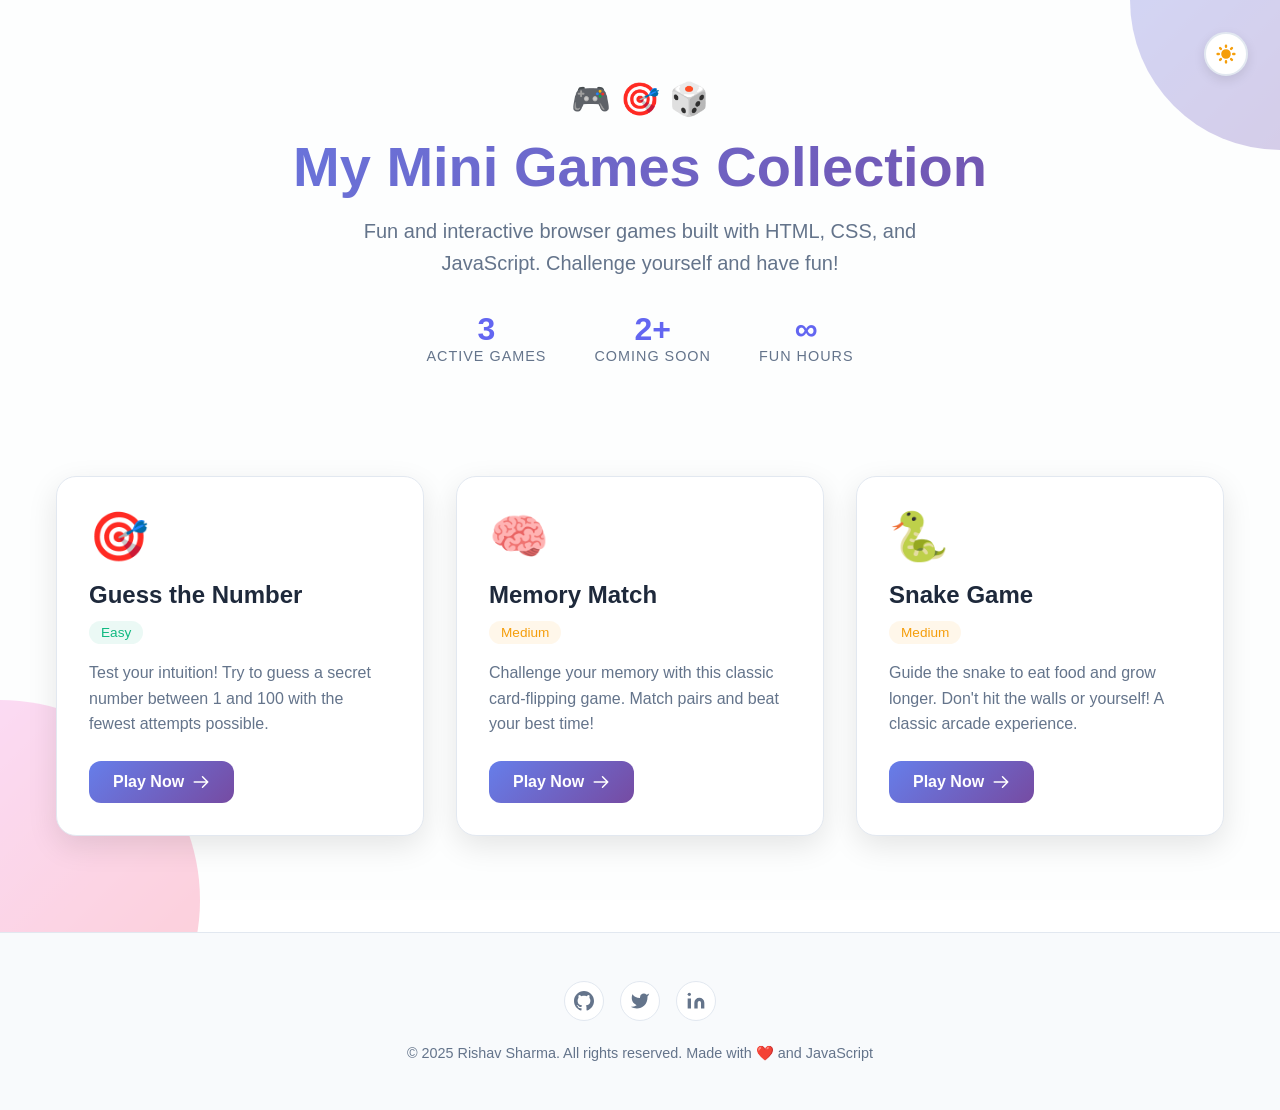
<file: index.html>
<!DOCTYPE html>
<html lang="en">
<head>
  <meta charset="UTF-8" />
  <meta name="viewport" content="width=device-width, initial-scale=1.0"/>
  <title>My Mini Games Collection</title>
  <style>
    :root {
      --primary: #6366f1;
      --primary-dark: #4f46e5;
      --secondary: #8b5cf6;
      --accent: #ec4899;
      --bg: #ffffff;
      --bg-secondary: #f8fafc;
      --card-bg: #ffffff;
      --text: #1e293b;
      --text-secondary: #64748b;
      --border: #e2e8f0;
      --shadow: rgba(0, 0, 0, 0.1);
      --shadow-hover: rgba(0, 0, 0, 0.15);
      --gradient: linear-gradient(135deg, #667eea 0%, #764ba2 100%);
    }

    [data-theme="dark"] {
      --primary: #818cf8;
      --primary-dark: #6366f1;
      --secondary: #a78bfa;
      --accent: #f472b6;
      --bg: #0f172a;
      --bg-secondary: #1e293b;
      --card-bg: #1e293b;
      --text: #f1f5f9;
      --text-secondary: #94a3b8;
      --border: #334155;
      --shadow: rgba(0, 0, 0, 0.3);
      --shadow-hover: rgba(0, 0, 0, 0.5);
      --gradient: linear-gradient(135deg, #667eea 0%, #764ba2 100%);
    }

    * {
      box-sizing: border-box;
      margin: 0;
      padding: 0;
    }

    body {
      font-family: -apple-system, BlinkMacSystemFont, 'Segoe UI', Roboto, 'Helvetica Neue', Arial, sans-serif;
      background: var(--bg);
      color: var(--text);
      min-height: 100vh;
      transition: background 0.3s ease, color 0.3s ease;
      position: relative;
      overflow-x: hidden;
    }

    /* Animated background */
    .bg-animation {
      position: fixed;
      width: 100%;
      height: 100%;
      top: 0;
      left: 0;
      z-index: -1;
      opacity: 0.3;
      background: var(--bg-secondary);
    }

    .bg-animation::before,
    .bg-animation::after {
      content: '';
      position: absolute;
      border-radius: 50%;
      animation: float 20s infinite ease-in-out;
    }

    .bg-animation::before {
      width: 300px;
      height: 300px;
      background: var(--gradient);
      top: -150px;
      right: -150px;
      animation-delay: 0s;
    }

    .bg-animation::after {
      width: 400px;
      height: 400px;
      background: linear-gradient(135deg, #f093fb 0%, #f5576c 100%);
      bottom: -200px;
      left: -200px;
      animation-delay: 10s;
    }

    @keyframes float {
      0%, 100% {
        transform: translate(0, 0) rotate(0deg);
      }
      33% {
        transform: translate(30px, -30px) rotate(120deg);
      }
      66% {
        transform: translate(-20px, 20px) rotate(240deg);
      }
    }

    /* Theme toggle */
    .theme-toggle {
      position: fixed;
      top: 2rem;
      right: 2rem;
      background: var(--card-bg);
      border: 2px solid var(--border);
      border-radius: 50px;
      padding: 0.5rem;
      cursor: pointer;
      transition: all 0.3s ease;
      z-index: 1000;
      box-shadow: 0 4px 12px var(--shadow);
      width: 44px;
      height: 44px;
      display: flex;
      align-items: center;
      justify-content: center;
    }

    .theme-toggle:hover {
      box-shadow: 0 6px 20px var(--shadow-hover);
    }

    .theme-toggle:active {
      transform: scale(0.95);
    }

    .theme-icon-wrapper {
      position: relative;
      width: 24px;
      height: 24px;
      transition: transform 0.6s cubic-bezier(0.68, -0.55, 0.265, 1.55);
    }

    .theme-toggle.switching .theme-icon-wrapper {
      transform: rotate(360deg);
    }

    .theme-toggle svg {
      position: absolute;
      width: 24px;
      height: 24px;
      top: 0;
      left: 0;
      transition: opacity 0.3s ease, transform 0.6s cubic-bezier(0.68, -0.55, 0.265, 1.55);
    }

    .sun-icon {
      color: #f59e0b;
      opacity: 1;
      transform: rotate(0deg);
    }

    .moon-icon {
      color: #6366f1;
      opacity: 0;
      transform: rotate(180deg);
    }

    [data-theme="dark"] .sun-icon {
      opacity: 0;
      transform: rotate(180deg);
    }

    [data-theme="dark"] .moon-icon {
      opacity: 1;
      transform: rotate(360deg);
    }

    /* Additional animation for rays */
    @keyframes spinRays {
      from {
        transform: rotate(0deg);
      }
      to {
        transform: rotate(360deg);
      }
    }

    .theme-toggle.switching .sun-icon {
      animation: spinRays 0.6s ease;
    }

    /* Header */
    header {
      padding: 4rem 1rem 2rem;
      text-align: center;
      animation: fadeInDown 0.8s ease;
    }

    h1 {
      font-size: clamp(2rem, 5vw, 3.5rem);
      font-weight: 800;
      background: var(--gradient);
      -webkit-background-clip: text;
      -webkit-text-fill-color: transparent;
      background-clip: text;
      margin-bottom: 1rem;
      animation: shimmer 3s ease-in-out infinite;
    }

    @keyframes shimmer {
      0%, 100% {
        opacity: 1;
      }
      50% {
        opacity: 0.8;
      }
    }

    .subtitle {
      font-size: clamp(1rem, 2vw, 1.25rem);
      color: var(--text-secondary);
      max-width: 600px;
      margin: 0 auto;
      line-height: 1.6;
    }

    .emoji-decoration {
      font-size: 2rem;
      margin: 1rem 0;
      animation: bounce 2s infinite;
    }

    @keyframes bounce {
      0%, 100% {
        transform: translateY(0);
      }
      50% {
        transform: translateY(-10px);
      }
    }

    /* Stats section */
    .stats {
      display: flex;
      justify-content: center;
      gap: 3rem;
      margin: 2rem 0;
      flex-wrap: wrap;
      animation: fadeInUp 0.8s ease 0.2s both;
    }

    .stat {
      text-align: center;
    }

    .stat-number {
      font-size: 2rem;
      font-weight: bold;
      color: var(--primary);
    }

    .stat-label {
      font-size: 0.9rem;
      color: var(--text-secondary);
      text-transform: uppercase;
      letter-spacing: 1px;
    }

    /* Games grid */
    .games {
      display: grid;
      grid-template-columns: repeat(auto-fit, minmax(300px, 1fr));
      gap: 2rem;
      max-width: 1200px;
      margin: 3rem auto;
      padding: 0 1rem;
      animation: fadeInUp 0.8s ease 0.4s both;
    }

    .game-card {
      background: var(--card-bg);
      border-radius: 20px;
      padding: 2rem;
      border: 1px solid var(--border);
      box-shadow: 0 10px 30px var(--shadow);
      transition: all 0.3s cubic-bezier(0.4, 0, 0.2, 1);
      position: relative;
      overflow: hidden;
    }

    .game-card::before {
      content: '';
      position: absolute;
      top: 0;
      left: 0;
      right: 0;
      height: 4px;
      background: var(--gradient);
      transform: scaleX(0);
      transition: transform 0.3s ease;
    }

    .game-card:hover::before {
      transform: scaleX(1);
    }

    .game-card:hover {
      transform: translateY(-8px) scale(1.02);
      box-shadow: 0 20px 40px var(--shadow-hover);
    }

    .game-icon {
      font-size: 3rem;
      margin-bottom: 1rem;
      display: inline-block;
      animation: pulse 2s infinite;
    }

    @keyframes pulse {
      0%, 100% {
        transform: scale(1);
      }
      50% {
        transform: scale(1.05);
      }
    }

    .game-card h2 {
      font-size: 1.5rem;
      margin-bottom: 0.75rem;
      color: var(--text);
    }

    .game-card p {
      font-size: 1rem;
      color: var(--text-secondary);
      line-height: 1.6;
      margin-bottom: 1.5rem;
    }

    .difficulty {
      display: inline-block;
      padding: 0.25rem 0.75rem;
      background: var(--bg-secondary);
      border-radius: 20px;
      font-size: 0.85rem;
      color: var(--text-secondary);
      margin-bottom: 1rem;
    }

    .difficulty.easy {
      background: #10b98115;
      color: #10b981;
    }

    .difficulty.medium {
      background: #f59e0b15;
      color: #f59e0b;
    }

    .difficulty.hard {
      background: #ef444415;
      color: #ef4444;
    }

    .play-btn {
      display: inline-flex;
      align-items: center;
      gap: 0.5rem;
      text-decoration: none;
      color: white;
      background: var(--gradient);
      padding: 0.75rem 1.5rem;
      border-radius: 12px;
      font-weight: 600;
      transition: all 0.3s ease;
      position: relative;
      overflow: hidden;
    }

    .play-btn::before {
      content: '';
      position: absolute;
      top: 50%;
      left: 50%;
      width: 0;
      height: 0;
      border-radius: 50%;
      background: rgba(255, 255, 255, 0.3);
      transform: translate(-50%, -50%);
      transition: width 0.6s, height 0.6s;
    }

    .play-btn:hover::before {
      width: 300px;
      height: 300px;
    }

    .play-btn:hover {
      transform: translateY(-2px);
      box-shadow: 0 10px 20px rgba(99, 102, 241, 0.3);
    }

    .play-btn svg {
      width: 18px;
      height: 18px;
    }

    /* Coming soon card */
    .coming-soon {
      opacity: 0.7;
      position: relative;
    }

    .coming-soon::after {
      content: 'Coming Soon';
      position: absolute;
      top: 50%;
      left: 50%;
      transform: translate(-50%, -50%) rotate(-15deg);
      background: var(--accent);
      color: white;
      padding: 0.5rem 1rem;
      border-radius: 8px;
      font-weight: bold;
      font-size: 1.2rem;
      box-shadow: 0 4px 12px rgba(236, 72, 153, 0.3);
    }

    /* Footer */
    footer {
      margin-top: 6rem;
      padding: 3rem 1rem;
      background: var(--bg-secondary);
      border-top: 1px solid var(--border);
      text-align: center;
    }

    .footer-content {
      max-width: 1200px;
      margin: 0 auto;
    }

    .social-links {
      display: flex;
      justify-content: center;
      gap: 1rem;
      margin-bottom: 1.5rem;
    }

    .social-links a {
      display: inline-flex;
      align-items: center;
      justify-content: center;
      width: 40px;
      height: 40px;
      background: var(--card-bg);
      border: 1px solid var(--border);
      border-radius: 50%;
      color: var(--text-secondary);
      transition: all 0.3s ease;
    }

    .social-links a:hover {
      background: var(--primary);
      color: white;
      transform: translateY(-3px);
    }

    .copyright {
      color: var(--text-secondary);
      font-size: 0.9rem;
    }

    /* Animations */
    @keyframes fadeInDown {
      from {
        opacity: 0;
        transform: translateY(-30px);
      }
      to {
        opacity: 1;
        transform: translateY(0);
      }
    }

    @keyframes fadeInUp {
      from {
        opacity: 0;
        transform: translateY(30px);
      }
      to {
        opacity: 1;
        transform: translateY(0);
      }
    }

    /* Responsive */
    @media (max-width: 768px) {
      .theme-toggle {
        top: 1rem;
        right: 1rem;
      }

      .stats {
        gap: 2rem;
      }

      .games {
        grid-template-columns: 1fr;
        padding: 0 1.5rem;
      }
    }
  </style>
</head>
<body>
  <div class="bg-animation"></div>
  
  <!-- Theme Toggle -->
  <button class="theme-toggle" onclick="toggleTheme()" aria-label="Toggle theme">
    <div class="theme-icon-wrapper">
      <svg class="sun-icon" fill="currentColor" viewBox="0 0 20 20">
        <path fill-rule="evenodd" d="M10 2a1 1 0 011 1v1a1 1 0 11-2 0V3a1 1 0 011-1zm4 8a4 4 0 11-8 0 4 4 0 018 0zm-.464 4.95l.707.707a1 1 0 001.414-1.414l-.707-.707a1 1 0 00-1.414 1.414zm2.12-10.607a1 1 0 010 1.414l-.706.707a1 1 0 11-1.414-1.414l.707-.707a1 1 0 011.414 0zM17 11a1 1 0 100-2h-1a1 1 0 100 2h1zm-7 4a1 1 0 011 1v1a1 1 0 11-2 0v-1a1 1 0 011-1zM5.05 6.464A1 1 0 106.465 5.05l-.708-.707a1 1 0 00-1.414 1.414l.707.707zm1.414 8.486l-.707.707a1 1 0 01-1.414-1.414l.707-.707a1 1 0 011.414 1.414zM4 11a1 1 0 100-2H3a1 1 0 000 2h1z" clip-rule="evenodd"/>
      </svg>
      <svg class="moon-icon" fill="currentColor" viewBox="0 0 20 20">
        <path d="M17.293 13.293A8 8 0 016.707 2.707a8.001 8.001 0 1010.586 10.586z"/>
      </svg>
    </div>
  </button>

  <!-- Header -->
  <header>
    <div class="emoji-decoration">🎮 🎯 🎲</div>
    <h1>My Mini Games Collection</h1>
    <p class="subtitle">Fun and interactive browser games built with HTML, CSS, and JavaScript. Challenge yourself and have fun!</p>
    
    <div class="stats">
      <div class="stat">
        <div class="stat-number">3</div>
        <div class="stat-label">Active Games</div>
      </div>
      <div class="stat">
        <div class="stat-number">2+</div>
        <div class="stat-label">Coming Soon</div>
      </div>
      <div class="stat">
        <div class="stat-number">∞</div>
        <div class="stat-label">Fun Hours</div>
      </div>
    </div>
  </header>

  <!-- Games Grid -->
  <main class="games">
    <div class="game-card">
      <div class="game-icon">🎯</div>
      <h2>Guess the Number</h2>
      <span class="difficulty easy">Easy</span>
      <p>Test your intuition! Try to guess a secret number between 1 and 100 with the fewest attempts possible.</p>
      <a href="Number-Guess/index.html" class="play-btn" target="_blank">
        Play Now
        <svg fill="none" stroke="currentColor" viewBox="0 0 24 24">
          <path stroke-linecap="round" stroke-linejoin="round" stroke-width="2" d="M14 5l7 7m0 0l-7 7m7-7H3"/>
        </svg>
      </a>
    </div>

    <div class="game-card">
      <div class="game-icon">🧠</div>
      <h2>Memory Match</h2>
      <span class="difficulty medium">Medium</span>
      <p>Challenge your memory with this classic card-flipping game. Match pairs and beat your best time!</p>
      <a href="memory-match/index.html" class="play-btn" target="_blank">
        Play Now
        <svg fill="none" stroke="currentColor" viewBox="0 0 24 24">
          <path stroke-linecap="round" stroke-linejoin="round" stroke-width="2" d="M14 5l7 7m0 0l-7 7m7-7H3"/>
        </svg>
      </a>
    </div>

    <div class="game-card">
      <div class="game-icon">🐍</div>
      <h2>Snake Game</h2>
      <span class="difficulty medium">Medium</span>
      <p>Guide the snake to eat food and grow longer. Don't hit the walls or yourself! A classic arcade experience.</p>
      <a href="Snake-game/index.html" class="play-btn" target="_blank">
        Play Now
        <svg fill="none" stroke="currentColor" viewBox="0 0 24 24">
          <path stroke-linecap="round" stroke-linejoin="round" stroke-width="2" d="M14 5l7 7m0 0l-7 7m7-7H3"/>
        </svg>
      </a>
    </div>
  </main>

  <!-- Footer -->
  <footer>
    <div class="footer-content">
      <div class="social-links">
        <a href="https://github.com" target="_blank" aria-label="GitHub">
          <svg width="20" height="20" fill="currentColor" viewBox="0 0 24 24">
            <path d="M12 0c-6.626 0-12 5.373-12 12 0 5.302 3.438 9.8 8.207 11.387.599.111.793-.261.793-.577v-2.234c-3.338.726-4.033-1.416-4.033-1.416-.546-1.387-1.333-1.756-1.333-1.756-1.089-.745.083-.729.083-.729 1.205.084 1.839 1.237 1.839 1.237 1.07 1.834 2.807 1.304 3.492.997.107-.775.418-1.305.762-1.604-2.665-.305-5.467-1.334-5.467-5.931 0-1.311.469-2.381 1.236-3.221-.124-.303-.535-1.524.117-3.176 0 0 1.008-.322 3.301 1.23.957-.266 1.983-.399 3.003-.404 1.02.005 2.047.138 3.006.404 2.291-1.552 3.297-1.23 3.297-1.23.653 1.653.242 2.874.118 3.176.77.84 1.235 1.911 1.235 3.221 0 4.609-2.807 5.624-5.479 5.921.43.372.823 1.102.823 2.222v3.293c0 .319.192.694.801.576 4.765-1.589 8.199-6.086 8.199-11.386 0-6.627-5.373-12-12-12z"/>
          </svg>
        </a>
        <a href="https://twitter.com" target="_blank" aria-label="Twitter">
          <svg width="20" height="20" fill="currentColor" viewBox="0 0 24 24">
            <path d="M23 3a10.9 10.9 0 01-3.14 1.53 4.48 4.48 0 00-7.86 3v1A10.66 10.66 0 013 4s-4 9 5 13a11.64 11.64 0 01-7 2c9 5 20 0 20-11.5a4.5 4.5 0 00-.08-.83A7.72 7.72 0 0023 3z"/>
          </svg>
        </a>
        <a href="https://linkedin.com" target="_blank" aria-label="LinkedIn">
          <svg width="20" height="20" fill="currentColor" viewBox="0 0 24 24">
            <path d="M16 8a6 6 0 016 6v7h-4v-7a2 2 0 00-2-2 2 2 0 00-2 2v7h-4v-7a6 6 0 016-6zM2 9h4v12H2z"/>
            <circle cx="4" cy="4" r="2"/>
          </svg>
        </a>
      </div>
      <p class="copyright">© 2025 Rishav Sharma. All rights reserved. Made with ❤️ and JavaScript</p>
    </div>
  </footer>

  <script>
    // Theme toggle functionality
    function toggleTheme() {
      const html = document.documentElement;
      const toggleBtn = document.querySelector('.theme-toggle');
      const currentTheme = html.getAttribute('data-theme');
      const newTheme = currentTheme === 'dark' ? 'light' : 'dark';
      
      // Add switching class for animation
      toggleBtn.classList.add('switching');
      
      // Remove switching class after animation completes
      setTimeout(() => {
        toggleBtn.classList.remove('switching');
      }, 600);
      
      // Change theme with a slight delay for smooth transition
      setTimeout(() => {
        html.setAttribute('data-theme', newTheme);
        localStorage.setItem('theme', newTheme);
      }, 300);
    }

    // Load saved theme preference or default to light mode
    document.addEventListener('DOMContentLoaded', () => {
      const savedTheme = localStorage.getItem('theme') || 'light';
      document.documentElement.setAttribute('data-theme', savedTheme);
    });

    // Add intersection observer for scroll animations
    const observerOptions = {
      threshold: 0.1,
      rootMargin: '0px 0px -50px 0px'
    };

    const observer = new IntersectionObserver((entries) => {
      entries.forEach(entry => {
        if (entry.isIntersecting) {
          entry.target.style.opacity = '1';
          entry.target.style.transform = 'translateY(0)';
        }
      });
    }, observerOptions);

    // Observe all game cards
    document.addEventListener('DOMContentLoaded', () => {
      const cards = document.querySelectorAll('.game-card');
      cards.forEach(card => {
        card.style.opacity = '0';
        card.style.transform = 'translateY(20px)';
        card.style.transition = 'opacity 0.6s ease, transform 0.6s ease';
        observer.observe(card);
      });
    });
  </script>
</body>
</html>
</file>
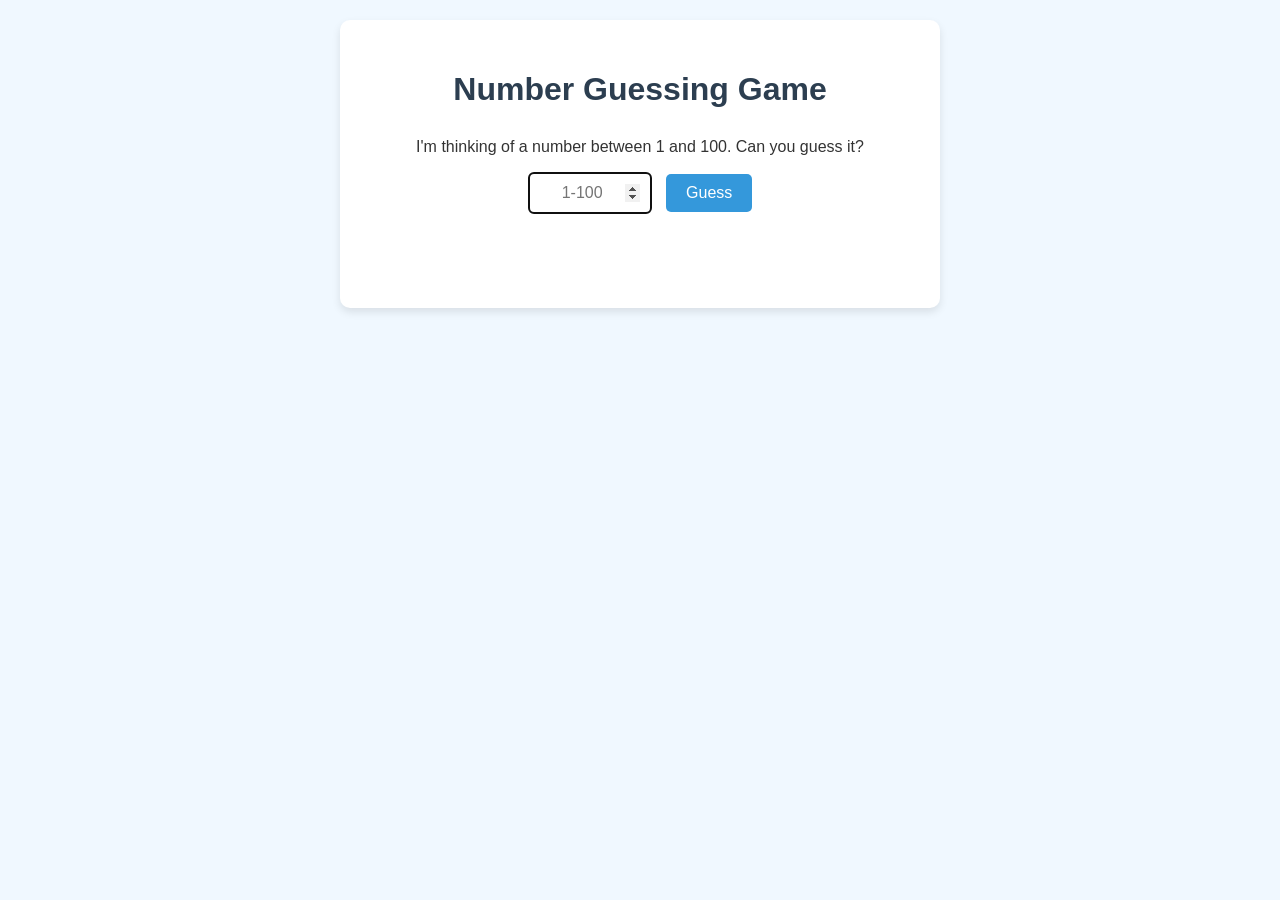
<file: guess-the-number/index.html>
<!DOCTYPE html>
<html lang="en">
<head>
    <meta charset="UTF-8">
    <meta name="viewport" content="width=device-width, initial-scale=1.0">
    <title>Number Guessing Game</title>
    <style>
        body {
            font-family: 'Segoe UI', Tahoma, Geneva, Verdana, sans-serif;
            max-width: 600px;
            margin: 0 auto;
            padding: 20px;
            text-align: center;
            background-color: #f0f8ff;
            color: #333;
        }
        
        h1 {
            color: #2c3e50;
            margin-bottom: 30px;
        }
        
        .game-container {
            background-color: white;
            padding: 30px;
            border-radius: 10px;
            box-shadow: 0 4px 8px rgba(0, 0, 0, 0.1);
        }
        
        #guess-input {
            padding: 10px;
            font-size: 16px;
            width: 100px;
            margin-right: 10px;
            border: 2px solid #ddd;
            border-radius: 5px;
            text-align: center;
        }
        
        button {
            padding: 10px 20px;
            font-size: 16px;
            background-color: #3498db;
            color: white;
            border: none;
            border-radius: 5px;
            cursor: pointer;
            transition: background-color 0.3s;
        }
        
        button:hover {
            background-color: #2980b9;
        }
        
        #message {
            margin-top: 20px;
            font-size: 18px;
            min-height: 24px;
        }
        
        .higher {
            color: #e74c3c;
        }
        
        .lower {
            color: #2980b9;
        }
        
        .correct {
            color: #27ae60;
            font-weight: bold;
        }
        
        #attempts {
            margin-top: 20px;
            font-style: italic;
        }
        
        #new-game {
            margin-top: 20px;
            background-color: #2ecc71;
        }
        
        #new-game:hover {
            background-color: #27ae60;
        }
        
        .hidden {
            display: none;
        }
        
        #stats {
            margin-top: 30px;
            text-align: left;
            background-color: #eee;
            padding: 15px;
            border-radius: 5px;
        }
    </style>
</head>
<body>
    <div class="game-container">
        <h1>Number Guessing Game</h1>
        <p>I'm thinking of a number between 1 and 100. Can you guess it?</p>
        
        <div>
            <input type="number" id="guess-input" min="1" max="100" placeholder="1-100">
            <button id="guess-button">Guess</button>
        </div>
        
        <div id="message"></div>
        <div id="attempts"></div>
        
        <button id="new-game" class="hidden">Play Again</button>
        
        <div id="stats" class="hidden">
            <h3>Game Statistics</h3>
            <p>Games played: <span id="games-played">0</span></p>
            <p>Best score: <span id="best-score">-</span> attempts</p>
            <p>Average score: <span id="avg-score">-</span> attempts</p>
        </div>
    </div>
    
    <script>

        let randomNumber;
        let attempts = 0;
        let gameover = false;
        let gamesPlayed = 0;
        let bestScore = Infinity;
        let totalAttempts = 0;
        

        const guessInput = document.getElementById('guess-input');
        const guessButton = document.getElementById('guess-button');
        const message = document.getElementById('message');
        const attemptsDisplay = document.getElementById('attempts');
        const newGameButton = document.getElementById('new-game');
        const stats = document.getElementById('stats');
        const gamesPlayedDisplay = document.getElementById('games-played');
        const bestScoreDisplay = document.getElementById('best-score');
        const avgScoreDisplay = document.getElementById('avg-score');
    
        function initGame() {
            randomNumber = Math.floor(Math.random() * 100) + 1;
            attempts = 0;
            gameover = false;
            
            message.textContent = '';
            message.className = '';
            attemptsDisplay.textContent = '';
            guessInput.value = '';
            guessInput.focus();
            newGameButton.classList.add('hidden');
            
            console.log("Secret number: " + randomNumber); // For debugging
        }
        
    
        function processGuess() {
            if (gameover) return;
            
            const userGuess = parseInt(guessInput.value);
    
            if (isNaN(userGuess) || userGuess < 1 || userGuess > 100) {
                message.textContent = "Please enter a valid number between 1 and 100.";
                message.className = "";
                return;
            }
            
            attempts++;
            attemptsDisplay.textContent = `Attempts: ${attempts}`;
            
            if (userGuess > randomNumber) {
                message.textContent = "Lower number please!";
                message.className = "lower";
            } else if (userGuess < randomNumber) {
                message.textContent = "Higher number please!";
                message.className = "higher";
            } else {
                message.textContent = `Congratulations! You guessed the number ${randomNumber} correctly!`;
                message.className = "correct";
                gameover = true;
                newGameButton.classList.remove('hidden');
                
        
                gamesPlayed++;
                totalAttempts += attempts;
                if (attempts < bestScore) {
                    bestScore = attempts;
                }
                
                updateStats();
                stats.classList.remove('hidden');
            }
            
        
            guessInput.value = '';
            guessInput.focus();
        }
        
        
        function updateStats() {
            gamesPlayedDisplay.textContent = gamesPlayed;
            bestScoreDisplay.textContent = bestScore === Infinity ? '-' : bestScore;
            avgScoreDisplay.textContent = (totalAttempts / gamesPlayed).toFixed(1);
        }
        
        
        guessButton.addEventListener('click', processGuess);
        
        guessInput.addEventListener('keypress', function(event) {
            if (event.key === 'Enter') {
                processGuess();
            }
        });
        
        newGameButton.addEventListener('click', initGame);
        
        
        initGame();
    </script>
</body>
</html>
</file>
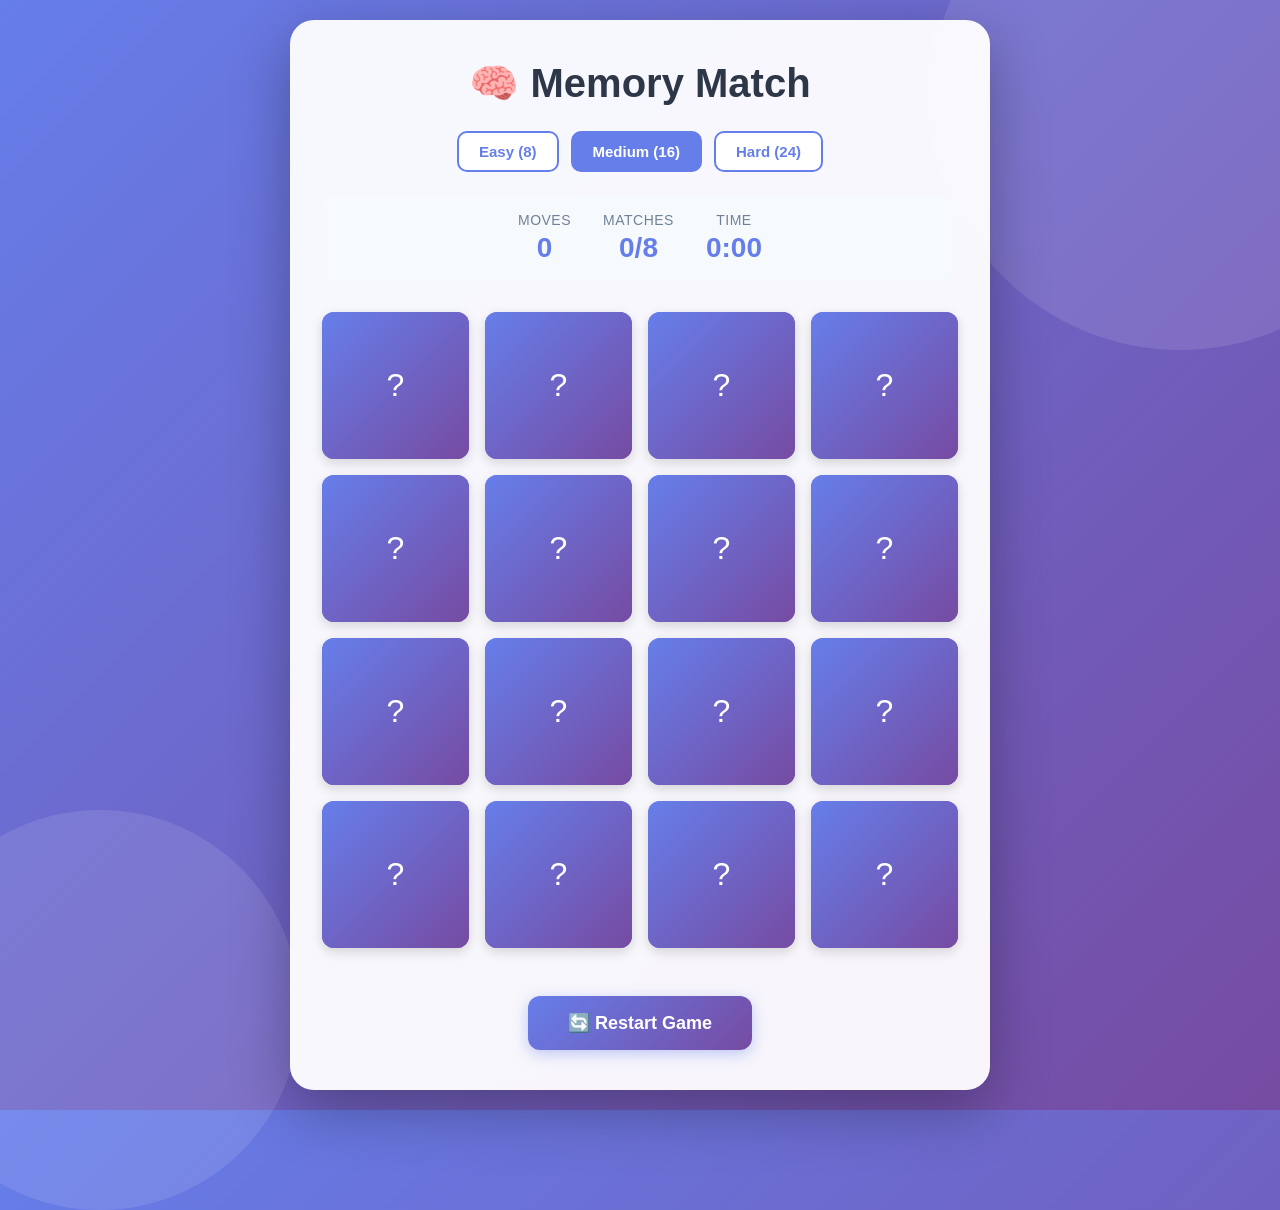
<file: memory-match/index.html>
<!DOCTYPE html>
<html lang="en">
<head>
  <meta charset="UTF-8" />
  <meta name="viewport" content="width=device-width, initial-scale=1.0" />
  <title>Memory Match Game</title>
  <style>
    * {
      box-sizing: border-box;
      margin: 0;
      padding: 0;
    }

    body {
      font-family: 'Segoe UI', Tahoma, Geneva, Verdana, sans-serif;
      background: linear-gradient(135deg, #667eea 0%, #764ba2 100%);
      min-height: 100vh;
      display: flex;
      align-items: center;
      justify-content: center;
      padding: 20px;
      position: relative;
      overflow-x: hidden;
    }

    /* Animated background */
    body::before,
    body::after {
      content: '';
      position: absolute;
      border-radius: 50%;
      opacity: 0.1;
      animation: float 20s infinite ease-in-out;
    }

    body::before {
      width: 500px;
      height: 500px;
      background: white;
      top: -150px;
      right: -150px;
    }

    body::after {
      width: 400px;
      height: 400px;
      background: white;
      bottom: -100px;
      left: -100px;
      animation-delay: 10s;
    }

    @keyframes float {
      0%, 100% {
        transform: translate(0, 0);
      }
      50% {
        transform: translate(40px, 40px);
      }
    }

    .game-container {
      background: rgba(255, 255, 255, 0.95);
      backdrop-filter: blur(10px);
      border-radius: 24px;
      padding: 2.5rem 2rem;
      box-shadow: 0 20px 60px rgba(0, 0, 0, 0.3);
      max-width: 700px;
      width: 100%;
      text-align: center;
      position: relative;
      z-index: 1;
      animation: slideIn 0.5s ease;
    }

    @keyframes slideIn {
      from {
        opacity: 0;
        transform: translateY(30px);
      }
      to {
        opacity: 1;
        transform: translateY(0);
      }
    }

    h1 {
      font-size: 2.5rem;
      color: #2d3748;
      margin-bottom: 1.5rem;
      font-weight: 700;
    }

    .stats {
      display: flex;
      justify-content: center;
      gap: 2rem;
      margin-bottom: 2rem;
      padding: 1rem;
      background: #f7fafc;
      border-radius: 12px;
      flex-wrap: wrap;
    }

    .stat {
      text-align: center;
    }

    .stat-label {
      font-size: 0.875rem;
      color: #718096;
      text-transform: uppercase;
      letter-spacing: 0.5px;
      margin-bottom: 0.25rem;
    }

    .stat-value {
      font-size: 1.75rem;
      font-weight: 700;
      color: #667eea;
    }

    .grid {
      display: grid;
      grid-template-columns: repeat(4, 1fr);
      gap: 1rem;
      margin: 2rem 0;
      perspective: 1000px;
    }

    .card {
      aspect-ratio: 1;
      background: linear-gradient(135deg, #667eea 0%, #764ba2 100%);
      border-radius: 12px;
      cursor: pointer;
      position: relative;
      transform-style: preserve-3d;
      transition: transform 0.6s cubic-bezier(0.4, 0.0, 0.2, 1);
      box-shadow: 0 4px 12px rgba(0, 0, 0, 0.15);
    }

    .card:hover {
      transform: scale(1.05);
    }

    .card.flipped {
      transform: rotateY(180deg);
    }

    .card.matched {
      animation: matchPulse 0.6s ease;
      pointer-events: none;
    }

    @keyframes matchPulse {
      0%, 100% {
        transform: rotateY(180deg) scale(1);
      }
      50% {
        transform: rotateY(180deg) scale(1.1);
      }
    }

    .card-front,
    .card-back {
      position: absolute;
      width: 100%;
      height: 100%;
      backface-visibility: hidden;
      display: flex;
      align-items: center;
      justify-content: center;
      border-radius: 12px;
      font-size: 3rem;
    }

    .card-front {
      background: linear-gradient(135deg, #667eea 0%, #764ba2 100%);
      color: white;
      font-size: 2rem;
    }

    .card-back {
      background: white;
      transform: rotateY(180deg);
      box-shadow: inset 0 0 20px rgba(102, 126, 234, 0.1);
    }

    .card.disabled {
      pointer-events: none;
    }

    #restart {
      padding: 1rem 2.5rem;
      font-size: 1.125rem;
      font-weight: 600;
      color: white;
      background: linear-gradient(135deg, #667eea 0%, #764ba2 100%);
      border: none;
      border-radius: 12px;
      cursor: pointer;
      transition: all 0.3s ease;
      box-shadow: 0 4px 15px rgba(102, 126, 234, 0.4);
      margin-top: 1rem;
    }

    #restart:hover {
      transform: translateY(-2px);
      box-shadow: 0 6px 20px rgba(102, 126, 234, 0.5);
    }

    #restart:active {
      transform: translateY(0);
    }

    .win-message {
      position: fixed;
      top: 50%;
      left: 50%;
      transform: translate(-50%, -50%) scale(0);
      background: white;
      padding: 3rem 4rem;
      border-radius: 24px;
      box-shadow: 0 20px 60px rgba(0, 0, 0, 0.4);
      z-index: 1000;
      text-align: center;
      transition: transform 0.4s cubic-bezier(0.68, -0.55, 0.265, 1.55);
    }

    .win-message.show {
      transform: translate(-50%, -50%) scale(1);
    }

    .win-message h2 {
      font-size: 2.5rem;
      color: #2d3748;
      margin-bottom: 1rem;
    }

    .win-message p {
      font-size: 1.25rem;
      color: #4a5568;
      margin-bottom: 1.5rem;
    }

    .win-message button {
      padding: 0.875rem 2rem;
      font-size: 1rem;
      font-weight: 600;
      color: white;
      background: linear-gradient(135deg, #667eea 0%, #764ba2 100%);
      border: none;
      border-radius: 12px;
      cursor: pointer;
      transition: all 0.3s ease;
    }

    .win-message button:hover {
      transform: translateY(-2px);
      box-shadow: 0 6px 20px rgba(102, 126, 234, 0.4);
    }

    .overlay {
      position: fixed;
      top: 0;
      left: 0;
      width: 100%;
      height: 100%;
      background: rgba(0, 0, 0, 0.5);
      backdrop-filter: blur(5px);
      z-index: 999;
      opacity: 0;
      pointer-events: none;
      transition: opacity 0.3s ease;
    }

    .overlay.show {
      opacity: 1;
      pointer-events: all;
    }

    .difficulty-selector {
      margin-bottom: 1.5rem;
      display: flex;
      gap: 0.75rem;
      justify-content: center;
      flex-wrap: wrap;
    }

    .difficulty-btn {
      padding: 0.625rem 1.25rem;
      font-size: 0.9375rem;
      font-weight: 600;
      color: #667eea;
      background: white;
      border: 2px solid #667eea;
      border-radius: 10px;
      cursor: pointer;
      transition: all 0.2s ease;
    }

    .difficulty-btn:hover {
      background: #667eea;
      color: white;
      transform: translateY(-2px);
    }

    .difficulty-btn.active {
      background: #667eea;
      color: white;
    }

    @media (max-width: 600px) {
      .game-container {
        padding: 2rem 1.5rem;
      }

      h1 {
        font-size: 2rem;
      }

      .grid {
        gap: 0.75rem;
      }

      .card-front,
      .card-back {
        font-size: 2rem;
      }

      .stats {
        gap: 1rem;
      }

      .win-message {
        padding: 2rem 2.5rem;
        width: 90%;
        max-width: 400px;
      }

      .win-message h2 {
        font-size: 2rem;
      }
    }

    @media (max-width: 400px) {
      .grid {
        gap: 0.5rem;
      }

      .card-back {
        font-size: 1.5rem;
      }
    }
  </style>
</head>
<body>
  <div class="overlay" id="overlay"></div>
  
  <div class="win-message" id="winMessage">
    <h2>🎉 You Won!</h2>
    <p id="winStats"></p>
    <button onclick="restartGame()">Play Again</button>
  </div>

  <div class="game-container">
    <h1>🧠 Memory Match</h1>
    
    <div class="difficulty-selector">
      <button class="difficulty-btn" onclick="setDifficulty('easy')">Easy (8)</button>
      <button class="difficulty-btn active" onclick="setDifficulty('medium')">Medium (16)</button>
      <button class="difficulty-btn" onclick="setDifficulty('hard')">Hard (24)</button>
    </div>

    <div class="stats">
      <div class="stat">
        <div class="stat-label">Moves</div>
        <div class="stat-value" id="moves">0</div>
      </div>
      <div class="stat">
        <div class="stat-label">Matches</div>
        <div class="stat-value" id="matches">0/8</div>
      </div>
      <div class="stat">
        <div class="stat-label">Time</div>
        <div class="stat-value" id="timer">0:00</div>
      </div>
    </div>

    <div class="grid" id="grid"></div>
    
    <button id="restart" onclick="restartGame()">🔄 Restart Game</button>
  </div>

  <script>
    // Card emojis
    const easyEmojis = ['🎮', '🎯', '🎲', '🎪'];
    const mediumEmojis = ['🎮', '🎯', '🎲', '🎪', '🎨', '🎭', '🎸', '🎹'];
    const hardEmojis = ['🎮', '🎯', '🎲', '🎪', '🎨', '🎭', '🎸', '🎹', '🎺', '🎻', '🎤', '🎧'];

    let cards = [];
    let flippedCards = [];
    let matchedPairs = 0;
    let moves = 0;
    let gameStarted = false;
    let startTime;
    let timerInterval;
    let currentDifficulty = 'medium';
    let totalPairs = 8;

    // Initialize game
    function initGame() {
      const grid = document.getElementById('grid');
      grid.innerHTML = '';
      
      let emojis;
      if (currentDifficulty === 'easy') {
        emojis = easyEmojis;
        totalPairs = 4;
        grid.style.gridTemplateColumns = 'repeat(4, 1fr)';
      } else if (currentDifficulty === 'medium') {
        emojis = mediumEmojis;
        totalPairs = 8;
        grid.style.gridTemplateColumns = 'repeat(4, 1fr)';
      } else {
        emojis = hardEmojis;
        totalPairs = 12;
        grid.style.gridTemplateColumns = 'repeat(6, 1fr)';
      }

      // Create card pairs and shuffle
      cards = [...emojis, ...emojis]
        .sort(() => Math.random() - 0.5);

      // Create card elements
      cards.forEach((emoji, index) => {
        const card = document.createElement('div');
        card.className = 'card';
        card.dataset.emoji = emoji;
        card.dataset.index = index;
        
        card.innerHTML = `
          <div class="card-front">?</div>
          <div class="card-back">${emoji}</div>
        `;
        
        card.addEventListener('click', () => flipCard(card));
        grid.appendChild(card);
      });

      // Reset stats
      flippedCards = [];
      matchedPairs = 0;
      moves = 0;
      gameStarted = false;
      
      document.getElementById('moves').textContent = '0';
      document.getElementById('matches').textContent = `0/${totalPairs}`;
      document.getElementById('timer').textContent = '0:00';
      
      clearInterval(timerInterval);
    }

    // Start timer
    function startTimer() {
      if (!gameStarted) {
        gameStarted = true;
        startTime = Date.now();
        
        timerInterval = setInterval(() => {
          const elapsed = Math.floor((Date.now() - startTime) / 1000);
          const minutes = Math.floor(elapsed / 60);
          const seconds = elapsed % 60;
          document.getElementById('timer').textContent = 
            `${minutes}:${seconds.toString().padStart(2, '0')}`;
        }, 1000);
      }
    }

    // Flip card
    function flipCard(card) {
      if (flippedCards.length >= 2 || 
          card.classList.contains('flipped') || 
          card.classList.contains('matched')) {
        return;
      }

      startTimer();
      
      card.classList.add('flipped');
      flippedCards.push(card);

      if (flippedCards.length === 2) {
        moves++;
        document.getElementById('moves').textContent = moves;
        checkMatch();
      }
    }

    // Check for match
    function checkMatch() {
      const [card1, card2] = flippedCards;
      const emoji1 = card1.dataset.emoji;
      const emoji2 = card2.dataset.emoji;

      if (emoji1 === emoji2) {
        // Match found
        setTimeout(() => {
          card1.classList.add('matched');
          card2.classList.add('matched');
          matchedPairs++;
          document.getElementById('matches').textContent = `${matchedPairs}/${totalPairs}`;
          flippedCards = [];
          
          // Check if game won
          if (matchedPairs === totalPairs) {
            setTimeout(showWinMessage, 500);
          }
        }, 500);
      } else {
        // No match
        setTimeout(() => {
          card1.classList.remove('flipped');
          card2.classList.remove('flipped');
          flippedCards = [];
        }, 1000);
      }
    }

    // Show win message
    function showWinMessage() {
      clearInterval(timerInterval);
      
      const elapsed = Math.floor((Date.now() - startTime) / 1000);
      const minutes = Math.floor(elapsed / 60);
      const seconds = elapsed % 60;
      const timeStr = `${minutes}:${seconds.toString().padStart(2, '0')}`;
      
      document.getElementById('winStats').textContent = 
        `Completed in ${moves} moves and ${timeStr}!`;
      
      document.getElementById('overlay').classList.add('show');
      document.getElementById('winMessage').classList.add('show');
    }

    // Set difficulty
    function setDifficulty(level) {
      currentDifficulty = level;
      
      // Update active button
      document.querySelectorAll('.difficulty-btn').forEach(btn => {
        btn.classList.remove('active');
      });
      event.target.classList.add('active');
      
      restartGame();
    }

    // Restart game
    function restartGame() {
      document.getElementById('overlay').classList.remove('show');
      document.getElementById('winMessage').classList.remove('show');
      clearInterval(timerInterval);
      initGame();
    }

    // Start game on load
    initGame();
  </script>
</body>
</html>
</file>
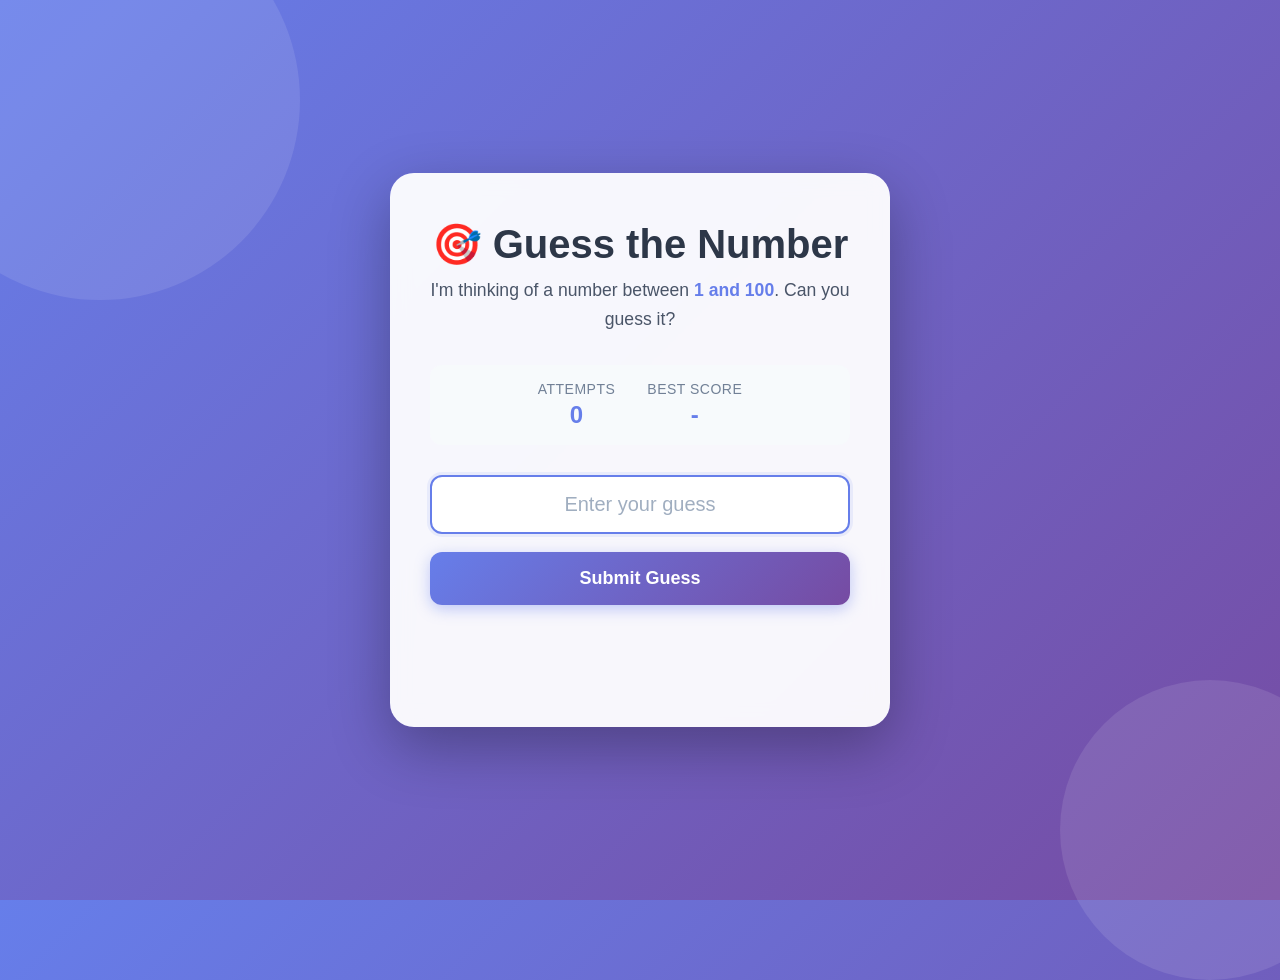
<file: Number-Guess/index.html>
<!DOCTYPE html>
<html lang="en">
<head>
  <meta charset="UTF-8" />
  <meta name="viewport" content="width=device-width, initial-scale=1.0" />
  <title>Guess the Number</title>
  <style>
    * {
      box-sizing: border-box;
      margin: 0;
      padding: 0;
    }

    body {
      font-family: 'Segoe UI', Tahoma, Geneva, Verdana, sans-serif;
      background: linear-gradient(135deg, #667eea 0%, #764ba2 100%);
      min-height: 100vh;
      display: flex;
      align-items: center;
      justify-content: center;
      padding: 20px;
      position: relative;
      overflow: hidden;
    }

    /* Animated background elements */
    body::before,
    body::after {
      content: '';
      position: absolute;
      border-radius: 50%;
      opacity: 0.1;
      animation: float 15s infinite ease-in-out;
    }

    body::before {
      width: 400px;
      height: 400px;
      background: white;
      top: -100px;
      left: -100px;
    }

    body::after {
      width: 300px;
      height: 300px;
      background: white;
      bottom: -80px;
      right: -80px;
      animation-delay: 7s;
    }

    @keyframes float {
      0%, 100% {
        transform: translate(0, 0);
      }
      50% {
        transform: translate(30px, 30px);
      }
    }

    .container {
      background: rgba(255, 255, 255, 0.95);
      backdrop-filter: blur(10px);
      border-radius: 24px;
      padding: 3rem 2.5rem;
      box-shadow: 0 20px 60px rgba(0, 0, 0, 0.3);
      max-width: 500px;
      width: 100%;
      text-align: center;
      position: relative;
      z-index: 1;
      animation: slideIn 0.5s ease;
    }

    @keyframes slideIn {
      from {
        opacity: 0;
        transform: translateY(30px);
      }
      to {
        opacity: 1;
        transform: translateY(0);
      }
    }

    h1 {
      font-size: 2.5rem;
      color: #2d3748;
      margin-bottom: 0.5rem;
      font-weight: 700;
    }

    .subtitle {
      font-size: 1.1rem;
      color: #4a5568;
      margin-bottom: 2rem;
      line-height: 1.6;
    }

    .subtitle b {
      color: #667eea;
      font-weight: 600;
    }

    .game-info {
      display: flex;
      justify-content: center;
      gap: 2rem;
      margin-bottom: 2rem;
      padding: 1rem;
      background: #f7fafc;
      border-radius: 12px;
    }

    .info-item {
      text-align: center;
    }

    .info-label {
      font-size: 0.875rem;
      color: #718096;
      text-transform: uppercase;
      letter-spacing: 0.5px;
      margin-bottom: 0.25rem;
    }

    .info-value {
      font-size: 1.5rem;
      font-weight: 700;
      color: #667eea;
    }

    #guess-input {
      width: 100%;
      padding: 1rem 1.5rem;
      font-size: 1.25rem;
      border: 2px solid #e2e8f0;
      border-radius: 12px;
      text-align: center;
      transition: all 0.3s ease;
      font-weight: 600;
      color: #2d3748;
    }

    #guess-input:focus {
      outline: none;
      border-color: #667eea;
      box-shadow: 0 0 0 3px rgba(102, 126, 234, 0.1);
      transform: translateY(-2px);
    }

    #guess-input::placeholder {
      color: #a0aec0;
      font-weight: 400;
    }

    /* Remove number input arrows */
    #guess-input::-webkit-inner-spin-button,
    #guess-input::-webkit-outer-spin-button {
      -webkit-appearance: none;
      margin: 0;
    }

    #guess-input[type=number] {
      -moz-appearance: textfield;
    }

    #guess-btn {
      width: 100%;
      padding: 1rem 2rem;
      font-size: 1.125rem;
      font-weight: 600;
      color: white;
      background: linear-gradient(135deg, #667eea 0%, #764ba2 100%);
      border: none;
      border-radius: 12px;
      cursor: pointer;
      margin-top: 1rem;
      transition: all 0.3s ease;
      box-shadow: 0 4px 15px rgba(102, 126, 234, 0.4);
    }

    #guess-btn:hover {
      transform: translateY(-2px);
      box-shadow: 0 6px 20px rgba(102, 126, 234, 0.5);
    }

    #guess-btn:active {
      transform: translateY(0);
    }

    #guess-btn:disabled {
      opacity: 0.6;
      cursor: not-allowed;
      transform: none;
    }

    #message {
      margin-top: 1.5rem;
      padding: 1rem;
      border-radius: 12px;
      font-size: 1.125rem;
      font-weight: 600;
      min-height: 50px;
      display: flex;
      align-items: center;
      justify-content: center;
      transition: all 0.3s ease;
    }

    #message.success {
      background: #c6f6d5;
      color: #22543d;
      animation: celebrate 0.5s ease;
    }

    #message.too-high {
      background: #fed7d7;
      color: #742a2a;
    }

    #message.too-low {
      background: #bee3f8;
      color: #2c5282;
    }

    #message.hint {
      background: #fef5e7;
      color: #975a16;
    }

    @keyframes celebrate {
      0%, 100% {
        transform: scale(1);
      }
      25% {
        transform: scale(1.05) rotate(-2deg);
      }
      75% {
        transform: scale(1.05) rotate(2deg);
      }
    }

    #attempts {
      margin-top: 1rem;
      font-size: 0.95rem;
      color: #718096;
    }

    #restart-btn {
      margin-top: 1.5rem;
      padding: 0.875rem 2rem;
      font-size: 1rem;
      font-weight: 600;
      color: #667eea;
      background: white;
      border: 2px solid #667eea;
      border-radius: 12px;
      cursor: pointer;
      transition: all 0.3s ease;
    }

    #restart-btn:hover {
      background: #667eea;
      color: white;
      transform: translateY(-2px);
      box-shadow: 0 4px 15px rgba(102, 126, 234, 0.3);
    }

    .hidden {
      display: none !important;
    }

    /* Guess history */
    .guess-history {
      margin-top: 1.5rem;
      padding: 1rem;
      background: #f7fafc;
      border-radius: 12px;
    }

    .history-title {
      font-size: 0.875rem;
      color: #718096;
      text-transform: uppercase;
      letter-spacing: 0.5px;
      margin-bottom: 0.75rem;
    }

    .history-items {
      display: flex;
      flex-wrap: wrap;
      gap: 0.5rem;
      justify-content: center;
    }

    .history-item {
      padding: 0.5rem 0.75rem;
      background: white;
      border-radius: 8px;
      font-weight: 600;
      font-size: 0.9rem;
      color: #4a5568;
      box-shadow: 0 2px 4px rgba(0, 0, 0, 0.1);
    }

    @media (max-width: 480px) {
      .container {
        padding: 2rem 1.5rem;
      }

      h1 {
        font-size: 2rem;
      }

      .game-info {
        gap: 1rem;
      }
    }
  </style>
</head>
<body>

  <div class="container">
    <h1>🎯 Guess the Number</h1>
    <p class="subtitle">I'm thinking of a number between <b>1 and 100</b>. Can you guess it?</p>

    <div class="game-info">
      <div class="info-item">
        <div class="info-label">Attempts</div>
        <div class="info-value" id="attempt-count">0</div>
      </div>
      <div class="info-item">
        <div class="info-label">Best Score</div>
        <div class="info-value" id="best-score">-</div>
      </div>
    </div>

    <input type="number" id="guess-input" placeholder="Enter your guess" min="1" max="100" />

    <button id="guess-btn">Submit Guess</button>

    <p id="message"></p>

    <div id="guess-history" class="guess-history hidden">
      <div class="history-title">Your Guesses</div>
      <div class="history-items" id="history-items"></div>
    </div>

    <button id="restart-btn" class="hidden">🔄 Play Again</button>
  </div>

  <script>
    let secretNumber;
    let attempts;
    let guessHistory;
    let bestScore = sessionStorage.getItem('bestScore') || null;

    // Initialize game
    function initGame() {
      secretNumber = Math.floor(Math.random() * 100) + 1;
      attempts = 0;
      guessHistory = [];
      
      document.getElementById('guess-input').value = '';
      document.getElementById('guess-input').disabled = false;
      document.getElementById('guess-btn').disabled = false;
      document.getElementById('message').textContent = '';
      document.getElementById('message').className = '';
      document.getElementById('attempt-count').textContent = '0';
      document.getElementById('restart-btn').classList.add('hidden');
      document.getElementById('guess-history').classList.add('hidden');
      document.getElementById('history-items').innerHTML = '';
      
      if (bestScore) {
        document.getElementById('best-score').textContent = bestScore;
      }
      
      document.getElementById('guess-input').focus();
    }

    // Update guess history display
    function updateHistory(guess) {
      guessHistory.push(guess);
      const historyContainer = document.getElementById('history-items');
      const historyItem = document.createElement('div');
      historyItem.className = 'history-item';
      historyItem.textContent = guess;
      historyContainer.appendChild(historyItem);
      document.getElementById('guess-history').classList.remove('hidden');
    }

    // Check guess
    function checkGuess() {
      const guessInput = document.getElementById('guess-input');
      const guess = parseInt(guessInput.value);
      const messageEl = document.getElementById('message');
      
      if (!guess || guess < 1 || guess > 100) {
        messageEl.textContent = '⚠️ Please enter a valid number between 1 and 100';
        messageEl.className = 'hint';
        return;
      }

      if (guessHistory.includes(guess)) {
        messageEl.textContent = '🔄 You already guessed that number!';
        messageEl.className = 'hint';
        return;
      }

      attempts++;
      document.getElementById('attempt-count').textContent = attempts;
      updateHistory(guess);
      
      if (guess === secretNumber) {
        messageEl.textContent = `🎉 Congratulations! You got it in ${attempts} ${attempts === 1 ? 'attempt' : 'attempts'}!`;
        messageEl.className = 'success';
        guessInput.disabled = true;
        document.getElementById('guess-btn').disabled = true;
        document.getElementById('restart-btn').classList.remove('hidden');
        
        // Update best score
        if (!bestScore || attempts < parseInt(bestScore)) {
          bestScore = attempts;
          sessionStorage.setItem('bestScore', bestScore);
          document.getElementById('best-score').textContent = bestScore;
        }
      } else if (guess > secretNumber) {
        const diff = guess - secretNumber;
        if (diff > 20) {
          messageEl.textContent = '📉 Too high! Way off!';
        } else if (diff > 10) {
          messageEl.textContent = '📉 Too high! Getting warmer...';
        } else {
          messageEl.textContent = '📉 Too high! Very close!';
        }
        messageEl.className = 'too-high';
      } else {
        const diff = secretNumber - guess;
        if (diff > 20) {
          messageEl.textContent = '📈 Too low! Way off!';
        } else if (diff > 10) {
          messageEl.textContent = '📈 Too low! Getting warmer...';
        } else {
          messageEl.textContent = '📈 Too low! Very close!';
        }
        messageEl.className = 'too-low';
      }
      
      guessInput.value = '';
      guessInput.focus();
    }

    // Event listeners
    document.getElementById('guess-btn').addEventListener('click', checkGuess);
    document.getElementById('guess-input').addEventListener('keypress', (e) => {
      if (e.key === 'Enter') {
        checkGuess();
      }
    });
    document.getElementById('restart-btn').addEventListener('click', initGame);

    // Start game
    initGame();
  </script>
</body>
</html>
</file>
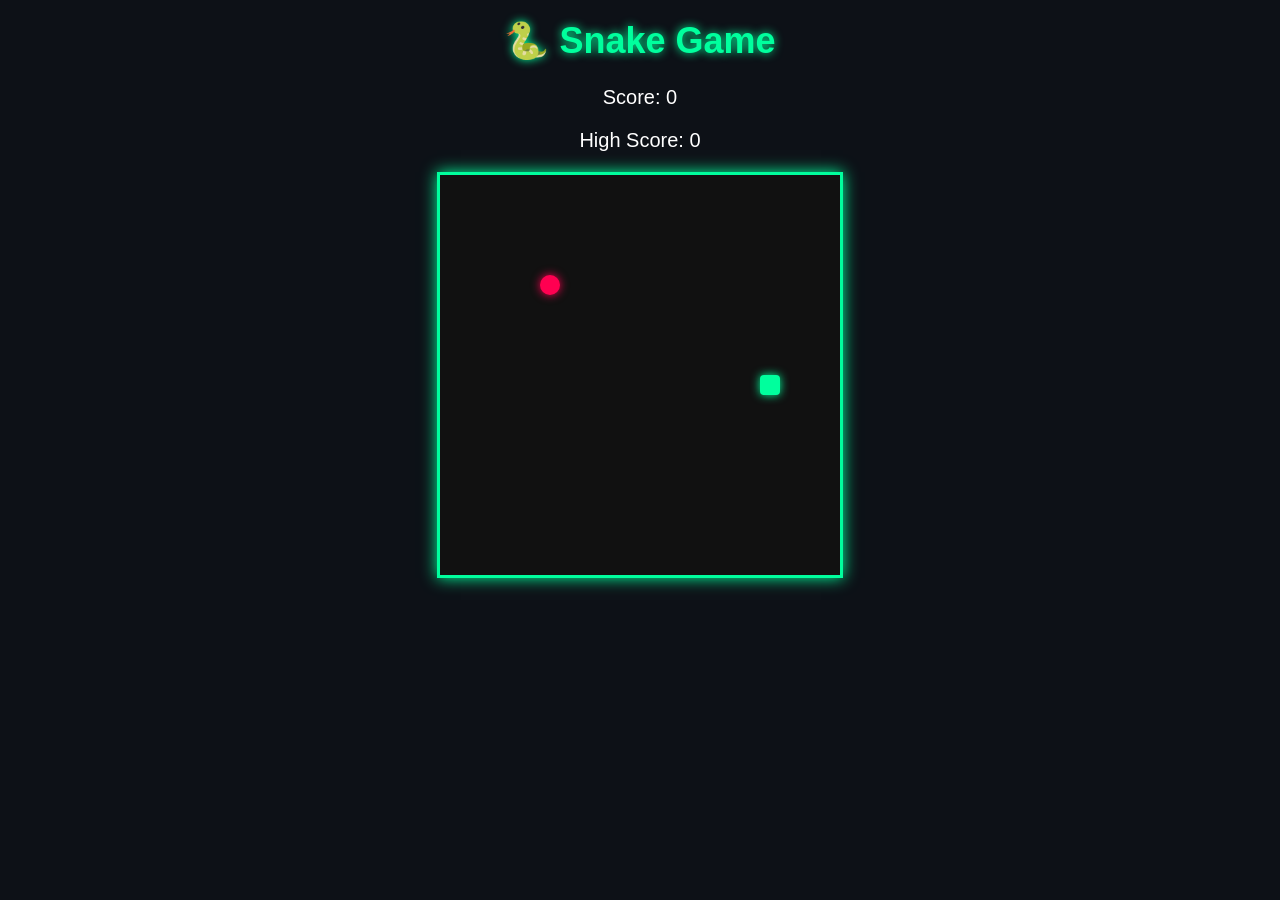
<file: Snake-game/index.html>
<!DOCTYPE html>
<html lang="en">
<head>
  <meta charset="UTF-8">
  <meta name="viewport" content="width=device-width, initial-scale=1.0">
  <title>Snake Game</title>
  <link rel="stylesheet" href="style.css">
</head>
<body>

  <h1 class="title">🐍 Snake Game</h1>

  <div class="score-panel">
    <p>Score: <span id="score">0</span></p>
    <p>High Score: <span id="highScore">0</span></p>
  </div>

  <div id="game-board"></div>

  <div id="game-over" class="hidden">
    <h2>Game Over!</h2>
    <p>Your Score: <span id="final-score"></span></p>
    <button onclick="restartGame()">Restart</button>
  </div>

  <script src="script.js"></script>
</body>
</html>
</file>
<file: Snake-game/style.css>
body {
  margin: 0;
  padding: 0;
  background: #0d1117;
  color: white;
  font-family: Arial, sans-serif;
  text-align: center;
}

.title {
  font-size: 36px;
  margin-top: 20px;
  color: #00ff9d;
  text-shadow: 0 0 10px #00ff9d;
}

.score-panel {
  font-size: 20px;
  margin-bottom: 10px;
}

#game-board {
  width: 400px;
  height: 400px;
  background: #111;
  display: grid;
  grid-template-columns: repeat(20, 20px);
  grid-template-rows: repeat(20, 20px);
  margin: auto;
  border: 3px solid #00ff9d;
  box-shadow: 0 0 15px #00ff9d;
  position: relative;
}

.snake {
  background: #00ff9d;
  border-radius: 4px;
  box-shadow: 0 0 10px #00ff9d;
}

.food {
  background: #ff0051;
  border-radius: 50%;
  animation: pulse 0.6s infinite alternate;
  box-shadow: 0 0 10px #ff0051;
}

@keyframes pulse {
  from { transform: scale(0.8); }
  to { transform: scale(1.1); }
}

#game-over {
  margin-top: 20px;
  background: #111;
  padding: 20px;
  border-radius: 10px;
  width: 300px;
  margin: 20px auto;
  border: 2px solid #ff0051;
  box-shadow: 0 0 15px #ff0051;
}

.hidden {
  display: none;
}

button {
  padding: 10px 20px;
  background: #00ff9d;
  border: none;
  font-size: 18px;
  cursor: pointer;
  margin-top: 10px;
  border-radius: 6px;
  box-shadow: 0 0 10px #00ff9d;
}

button:hover {
  background: #00cc78;
}
</file>
